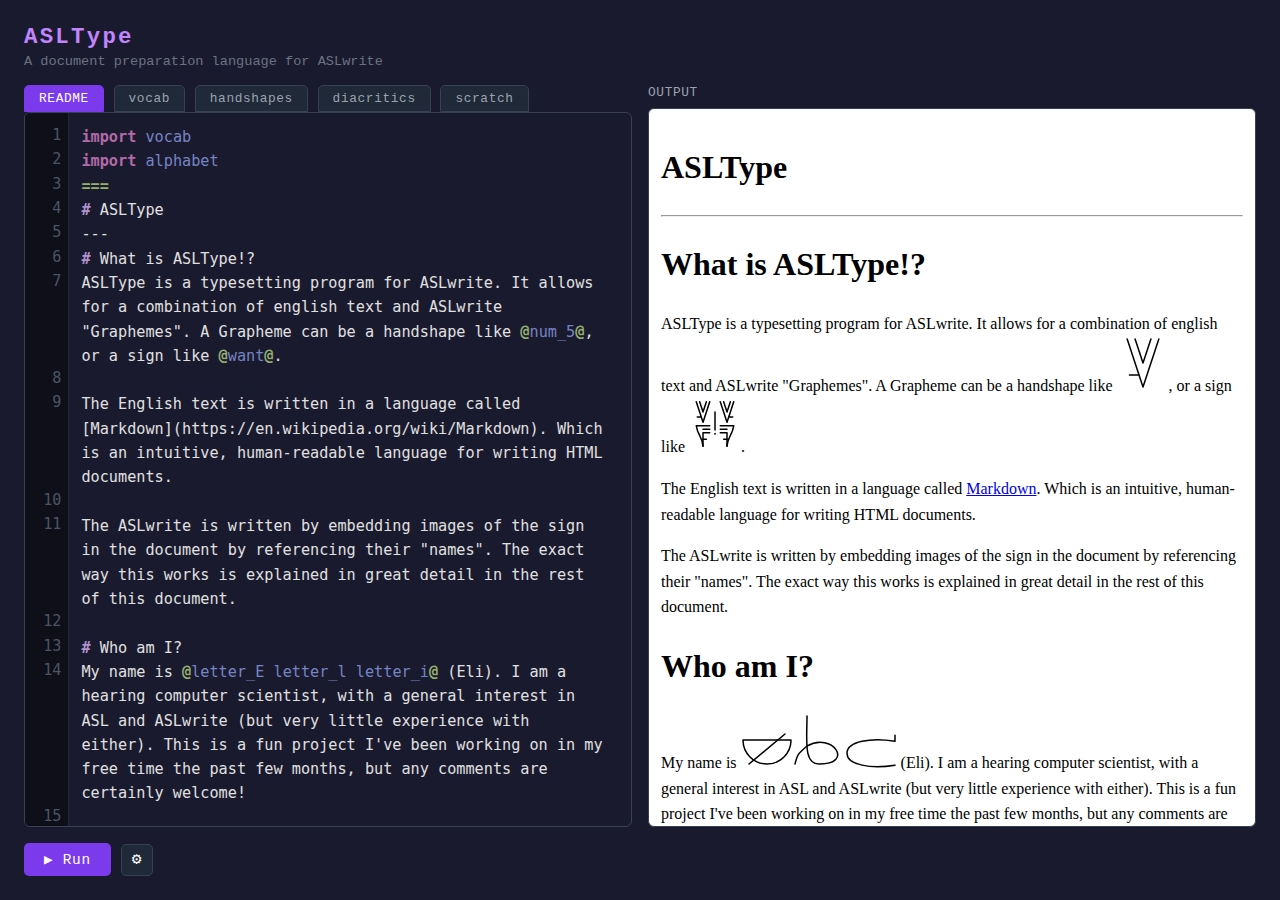
<file: parser/dist/index.html>
<!DOCTYPE html>
<html lang="en">
<head>
    <meta charset="UTF-8">
    <title>ASLType</title>
    <link rel="stylesheet" href="styles.css">
</head>
<body>
    <div>
        <h1>ASLType</h1>
        <div class="subtitle">A document preparation language for ASLwrite</div>
    </div>

    <div class="pane">
        <div class="editor-side">
            <div class="tab-bar">
                <button class="tab active" data-tab="readme">README</button>
                <button class="tab" data-tab="vocab">vocab</button>
                <button class="tab" data-tab="handshapes">handshapes</button>
                <button class="tab" data-tab="diacritics">diacritics</button>
                <button class="tab" data-tab="scratch">scratch</button>
            </div>
            <div id="editor"></div>
        </div>
        <div class="output-side">
            <label>OUTPUT</label>
            <iframe id="output" srcdoc=""></iframe>
        </div>

        <!-- Settings panel (hidden by default) -->
        <div id="settings-panel" class="settings-panel" aria-hidden="true">
            <div class="settings-header">Settings</div>

            <div class="settings-section">
                <div class="settings-label">Compiler type</div>
                <div class="radio-group">
                    <label class="radio-option">
                        <input type="radio" name="compiler-type" value="AST">
                        <span class="radio-label">AST</span>
                    </label>
                    <label class="radio-option">
                        <input type="radio" name="compiler-type" value="Markdown">
                        <span class="radio-label">Markdown</span>
                    </label>
                    <label class="radio-option">
                        <input type="radio" name="compiler-type" value="raw-HTML">
                        <span class="radio-label">Raw HTML</span>
                    </label>
                    <label class="radio-option">
                        <input type="radio" name="compiler-type" value="HTML" checked>
                        <span class="radio-label">HTML</span>
                    </label>
                    <label class="radio-option">
                        <input type="radio" name="compiler-type" value="debug">
                        <span class="radio-label">Debug HTML</span>
                    </label>
                </div>
            </div>

            <div class="settings-section">
                <div class="settings-label">ASL Glyph borders</div>
                <label class="toggle-option">
                    <input type="checkbox" id="show-borders">
                    <span class="toggle-track"><span class="toggle-thumb"></span></span>
                    <span class="toggle-text">Show borders</span>
                </label>
            </div>

            <div class="settings-section">
                <div class="settings-label">ASL Glyph size</div>
                <div class="size-control">
                    <button class="icon-btn" id="svg-decrease" title="Decrease size">-</button>
                    <span id="svg-size-display">2rem</span>
                    <button class="icon-btn" id="svg-increase" title="Increase size">+</button>
                </div>
            </div>
            <div class="settings-section">
                <div class="settings-label">Font size</div>
                <div class="size-control">
                    <button class="icon-btn" id="font-decrease" title="Decrease size">-</button>
                    <span id="font-size-display">2rem</span>
                    <button class="icon-btn" id="font-increase" title="Increase size">+</button>
                </div>
            </div>
        </div>
    </div>

    <div class="controls">
        <button id="run-btn">▶ Run</button>
        <button class="secondary icon-btn gear-btn" id="settings-btn" title="Settings" aria-expanded="false">⚙</button>
    </div>

    <script type="module" src="./asl_write_ascii.bundle.js"></script>
    <script>
        // Settings panel toggle
        const settingsBtn = document.getElementById('settings-btn');
        const settingsPanel = document.getElementById('settings-panel');

        settingsBtn.addEventListener('click', () => {
            const open = settingsPanel.classList.toggle('open');
            settingsBtn.setAttribute('aria-expanded', open);
            settingsPanel.setAttribute('aria-hidden', !open);
        });

        // Close panel on click outside
        document.addEventListener('click', (e) => {
            if (!settingsPanel.contains(e.target) && e.target !== settingsBtn && !settingsBtn.contains(e.target)) {
                settingsPanel.classList.remove('open');
                settingsBtn.setAttribute('aria-expanded', false);
                settingsPanel.setAttribute('aria-hidden', true);
            }
        });

        // Border toggle
        const borderToggle = document.getElementById('show-borders');
        borderToggle.addEventListener('change', () => {
            document.getElementById('output').classList.toggle('hide-borders', !borderToggle.checked);
        });

        // Font size control
        const sizes = ['0.8em', '1em', '1.2em', '1.5em', '2em', '2.5em', '3em', '4em', '5em', '6em', '7em', '8em', '9em', '10em', '11em', '12em'];
        let svgSizeIndex  = 6; // default 3rem
        let fontSizeIndex = 1; // default 1rem
        const svgSizeDisplay  = document.getElementById('svg-size-display');
        const fontSizeDisplay = document.getElementById('font-size-display');
        svgSizeDisplay.textContent  = sizes[svgSizeIndex];
        fontSizeDisplay.textContent = sizes[fontSizeIndex];
    </script>
</body>
</html>
</file>
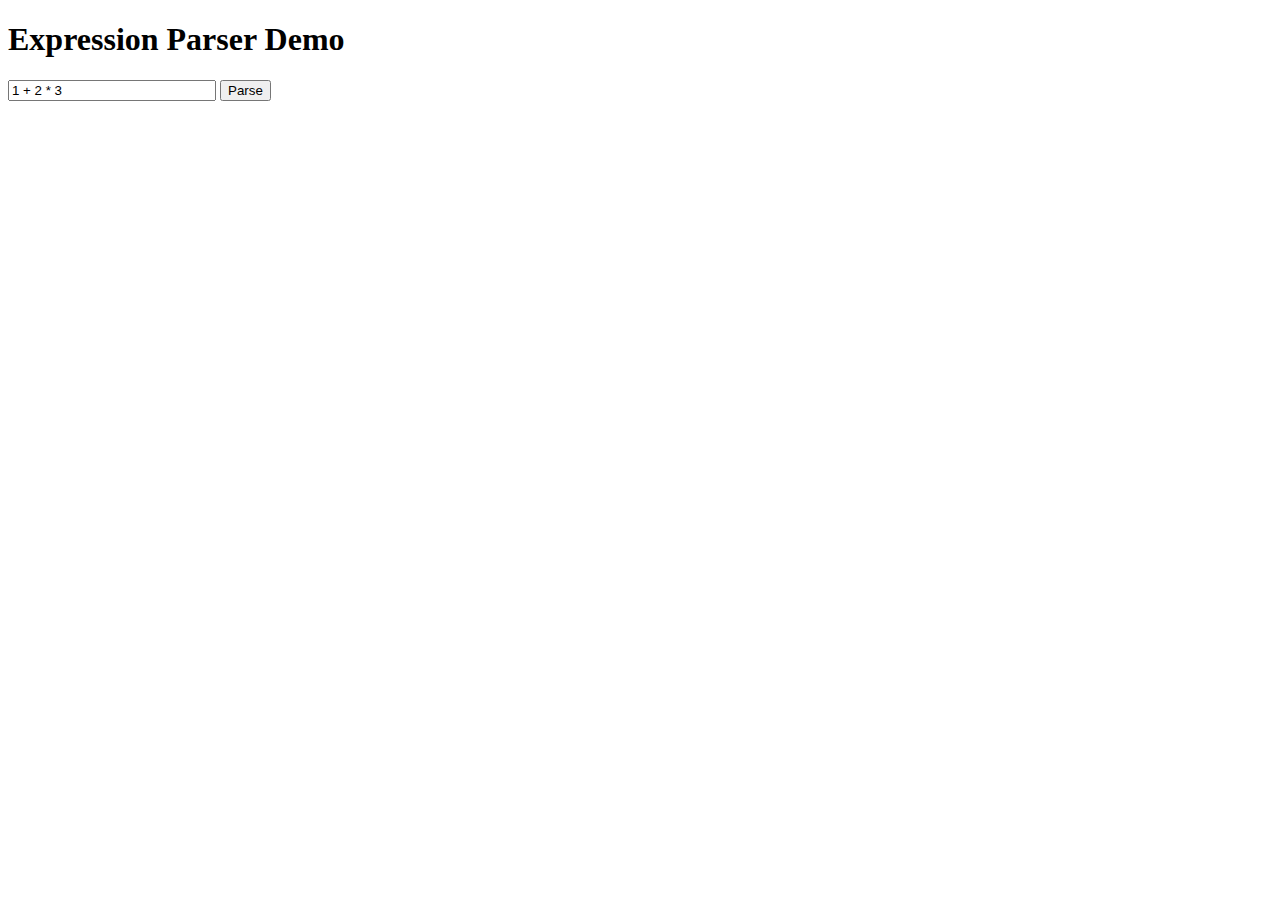
<file: parser/example_parser/index.html>
<!DOCTYPE html>
<html>
<head>
  <meta charset="UTF-8">
  <title>Jison Demo</title>
</head>
<body>
  <h1>Expression Parser Demo</h1>

  <input id="expr" value="1 + 2 * 3" style="width:200px;">
  <button onclick="run()">Parse</button>

  <pre id="output"></pre>

  <!-- Include the generated parser -->
  <script src="grammar.js"></script>

  <script>
    function run() {
      const input = document.getElementById("expr").value;
      try {
        grammar.parse(input);
        const result = window.rootNode;
        document.getElementById("output").textContent = "Result:\n" + result.debugTreeString();
      } catch (e) {
        document.getElementById("output").textContent = "Error:\n" + e;
      }
    }
  </script>
</body>
</html>
</file>
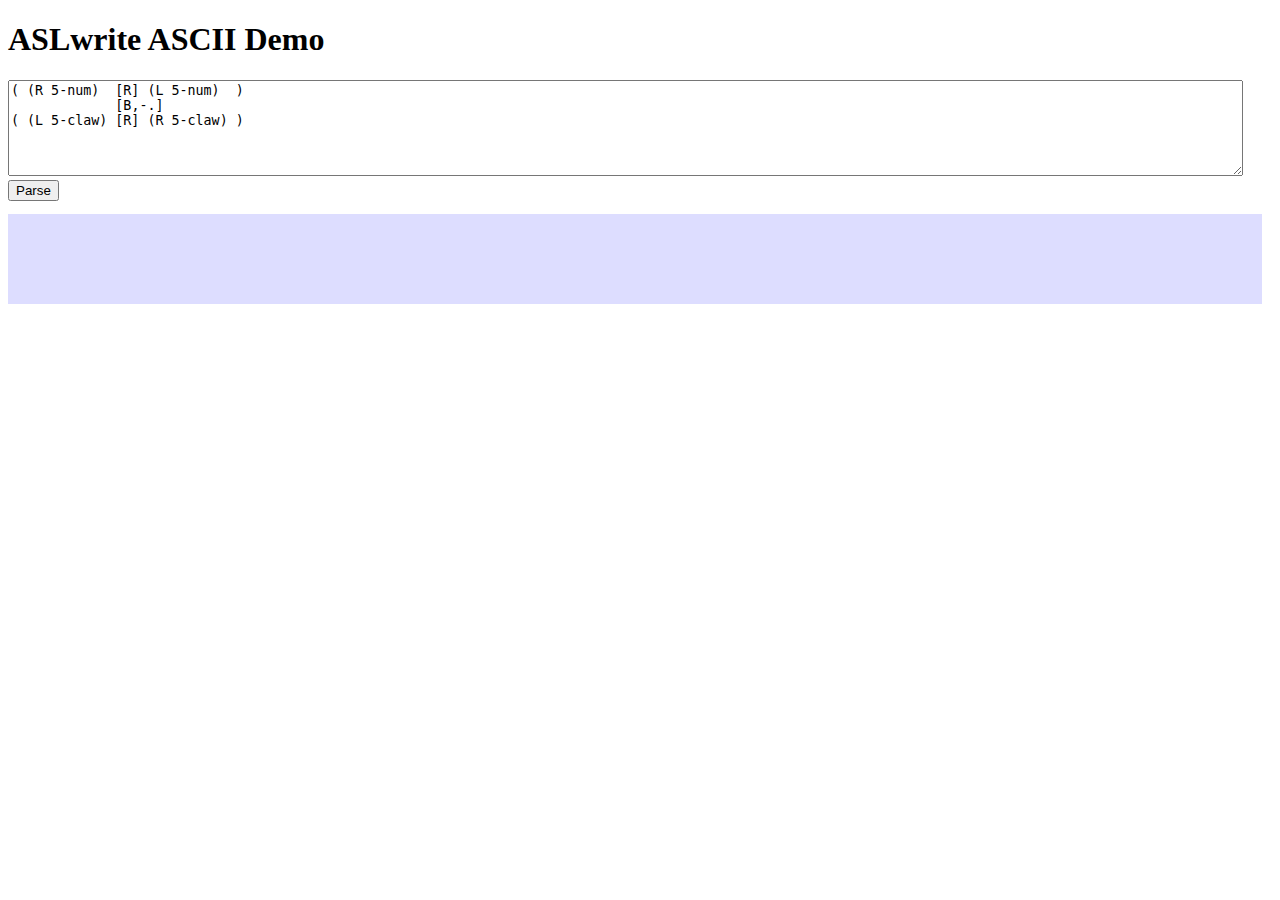
<file: parser/asl_write_ascii.html>
<!DOCTYPE html>
<html>
<head>
  <meta charset="UTF-8">
  <title>ASLwrite ASCII Demo</title>
  <link rel="stylesheet" type="text/css" href="document-style.css">
</head>
<body>
  <h1>ASLwrite ASCII Demo</h1>

  <textarea id="expr" style="width:200px;">( (R 5-num)  [R] (L 5-num)  )
             [B,-.]
( (L 5-claw) [R] (R 5-claw) )</textarea>
  <button onclick="run()">Parse</button>

  <pre id="tree-output"></pre>
  <div id="document-area"></div>

  <!-- Include the generated parser -->
  <script src="asl_write_ascii.js"></script>

  <script>
    function drawArrows(container) {
      const arrowContainers = container.querySelectorAll('.arrow-container');
      
      arrowContainers.forEach(arrowContainer => {
          const svg = arrowContainer.querySelector('.arrow-svg');
          if (!svg) return;
          
          const line = svg.querySelector('.arrow-line');          

          let fromSibling = arrowContainer.previousElementSibling;
          const fromRect = fromSibling.getBoundingClientRect();
          const fromCenterX = fromRect.x + fromRect.width / 2;
          const fromCenterY = fromRect.y + fromRect.height / 2;
          console.log(fromSibling);
          console.log(fromCenterX, fromCenterY);

          let toSibling = arrowContainer.nextElementSibling;
          const toRect = toSibling.getBoundingClientRect();
          const toCenterX = toRect.x + toRect.width / 2;
          const toCenterY = toRect.y + toRect.height / 2;
          console.log(toSibling);
          console.log(toCenterX, toCenterY);

          const arrowRect = arrowContainer.getBoundingClientRect();
          const fromRelX = fromCenterX - arrowRect.x;
          const fromRelY = fromCenterY - arrowRect.y;
          const toRelX = toCenterX - arrowRect.x;
          const toRelY = toCenterY - arrowRect.y;
          
          const minX = Math.min(fromRelX, toRelX);
          const minY = Math.min(fromRelY, toRelY);
          const maxX = Math.max(fromRelX, toRelX);
          const maxY = Math.max(fromRelY, toRelY);
          
          const strokeWidth = Number(line.getAttribute('stroke-width')) * 3;
          let w = maxX - minX;
          let h = maxY - minY;
          let xOff = 0;
          let yOff = 0;
          svg.style.left = minX + 'px';
          svg.style.top = minY + 'px';
          if(maxX - minX < strokeWidth) {
            w = strokeWidth;
            xOff = strokeWidth/2;
          }
          if(maxY - minY < strokeWidth) {
            h = strokeWidth;
            yOff = strokeWidth/2;
          }

          const x1 = fromRelX - minX + xOff;
          const y1 = fromRelY - minY + yOff;    
          const x2 = toRelX - minX + xOff;
          const y2 = toRelY - minY + yOff;    

          line.setAttribute('x1', x1);
          line.setAttribute('y1', y1);
          line.setAttribute('x2', x2);
          line.setAttribute('y2', y2);

          const dx = x2-x1;
          const dy = y2-y1;
          const length = Math.sqrt(dx * dx + dy * dy);
          const dirX = dx / length;
          const dirY = dy / length;

          const dots = svg.querySelectorAll('.arrow-dot');
          const dotSpacing = strokeWidth;

          console.log('w: ', w, dirX*(dots.length+1)*dotSpacing, (w + dirX*(dots.length+1)*dotSpacing));
          console.log('h: ', h, dirY*(dots.length+1)*dotSpacing, (h + dirY*(dots.length+1)*dotSpacing));

          svg.style.width = (w + dirX*(dots.length+1)*dotSpacing) + 'px';
          svg.style.height = (h + dirY*(dots.length+1)*dotSpacing) + 'px';

          console.log('size: ', svg.style.width, svg.style.height);

          dots.forEach((dot, i) => {
              console.log(dot, i);
              const offset = (i + 1) * dotSpacing;
              const dotX = x2 + dirX * offset;
              const dotY = y2 + dirY * offset;
              
              dot.setAttribute('cx', dotX);
              dot.setAttribute('cy', dotY);
              dot.setAttribute('r', strokeWidth*0.4);
          });
      });
    }

    function calculateBoundsRecursive(element) {
      const nestedContainers = element.querySelectorAll('.group-positioned-container');
      nestedContainers.forEach(container => {
          if (container !== element) {
              const bounds = calculateBounds(container);
              container.style.width = bounds.width + 'px';
              container.style.height = bounds.height + 'px';
              
              if (bounds.minX < 0 || bounds.minY < 0) {
                  adjustPositions(container, -bounds.minX, -bounds.minY);
              }
          }
      });
      
      const bounds = calculateBounds(element);
      element.style.width = bounds.width + 'px';
      element.style.height = bounds.height + 'px';
      
      if (bounds.minX < 0 || bounds.minY < 0) {
          adjustPositions(element, -bounds.minX, -bounds.minY);
      }
    }

    function calculateBounds(element) {
      const rect = element.getBoundingClientRect();
      console.log('INITIAL Container rect:', rect.width, rect.height);
      let minX = 0, minY = 0, maxX = rect.width, maxY = rect.height;
      
      const positioned = element.querySelectorAll('.group-positioned');
      positioned.forEach(el => {
          const elRect = el.getBoundingClientRect();
          const parentRect = element.getBoundingClientRect();
          
          const relX = elRect.left - parentRect.left;
          const relY = elRect.top - parentRect.top;
          
          minX = Math.min(minX, relX);
          minY = Math.min(minY, relY);
          maxX = Math.max(maxX, relX + elRect.width);
          maxY = Math.max(maxY, relY + elRect.height);
      });
      
      console.log('Final bounds:', {minX, minY, width: maxX - minX, height: maxY - minY});

      return {
          minX,
          minY,
          width: maxX - minX,
          height: maxY - minY
      };
    }

    function run() {
      const input = document.getElementById("expr").value;
      try {
        asl_write_ascii.parse(input);
        const documentCode = window.rootNode;
        document.getElementById("tree-output").textContent = "Result:\n" + documentCode.debugTreeString();
        
        const area = document.getElementById("document-area");
        area.innerHTML = ''; // Clear previous content
        
        let compiledDocument = documentCode.eval();
        compiledDocument.forEach(word => {
            area.appendChild(word);
            calculateBoundsRecursive(word);
            drawArrows(word);
        });
      } catch (e) {
        document.getElementById("tree-output").textContent = "Error:\n" + e;
      }
    }
  </script>
</body>
</html>
</file>
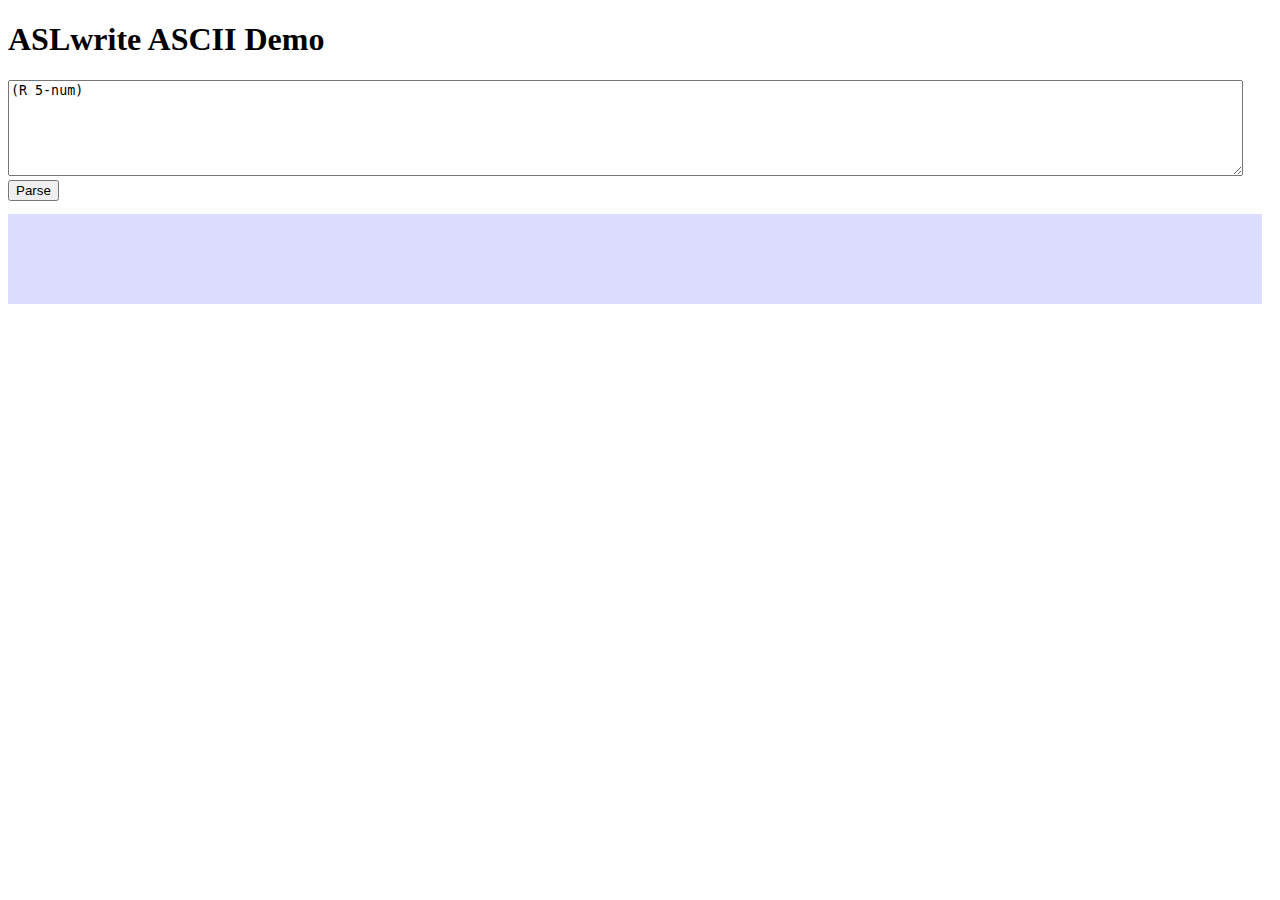
<file: parser2/asl_write_ascii.html>
<!DOCTYPE html>
<html>
<head>
  <meta charset="UTF-8">
  <title>ASLwrite ASCII Demo</title>
  <link rel="stylesheet" type="text/css" href="document-style.css">
</head>
<body>
  <h1>ASLwrite ASCII Demo</h1>

  <textarea id="expr" style="width:200px;">(R 5-num)</textarea>
  <button onclick="run()">Parse</button>

  <pre id="tree-output"></pre>
  <div id="document-area"></div>

  <!-- Include the generated parser -->
  <script src="asl_write_ascii.js"></script>

  <script>
    async function run() {
      const input = document.getElementById("expr").value;
      try {
        asl_write_ascii.parse(input);
        const documentCode = window.rootNode;
        document.getElementById("tree-output").textContent = "Result:\n" + documentCode.debugTreeString();
        
        const area = document.getElementById("document-area");
        area.innerHTML = ''; // Clear previous content

        // let scene = await window.rootNode.toScene();
        // let finalSVG = await scene.render();
        // area.appendChild(finalSVG)

        window.renderRoot(window.rootNode, area);

      } catch (e) {
        document.getElementById("tree-output").textContent = "Error:\n" + e;
      }
    }
  </script>
</body>
</html>
</file>
<file: parser/dist/styles.css>
* { box-sizing: border-box; margin: 0; padding: 0; }
@import url("https://cdn.jsdelivr.net/npm/firacode@6.2.0/distr/fira_code_vf.css");
svg {
    border-width: 2px;
    border-color: lightgrey;
    border-style: dashed;
}
#output.hide-borders svg {
    border: none;
}

body {
    font-family: 'Fira Code', 'Courier New', monospace;
    background: #1a1a2e;
    color: #e0e0e0;
    height: 100vh;
    display: flex;
    flex-direction: column;
    padding: 24px;
    gap: 16px;
}

h1 { color: #c084fc; font-size: 1.4rem; letter-spacing: 0.1em; }
.subtitle { color: #6b7280; font-size: 0.85rem; margin-top: 4px; }

.pane {
    display: flex;
    gap: 16px;
    flex: 1;
    min-height: 0;
    position: relative;
}

.editor-side, .output-side {
    display: flex;
    flex-direction: column;
    gap: 8px;
    flex: 1;
    min-width: 0;
}

label { color: #9ca3af; font-size: 0.8rem; letter-spacing: 0.05em; }

#editor {
    flex: 1;
    overflow: hidden;
    border: 1px solid #374151;
    border-radius: 6px;
    min-height: 0;
}
.cm-editor {
    height: 100%;
}
.cm-editor.cm-focused {
    outline: none;
    border-color: #7c3aed;
}
textarea:focus { border-color: #7c3aed; }
#output {
    flex: 1;
    background: #ffffff;
    border: 1px solid #374151;
    border-radius: 6px;
    padding: 0;
    width: 100%;
}
.out-line { color: #033a26; }
.err-line { color: #911c1c; }

/* ── Settings panel ─────────────────────────────────────────────────────── */

.settings-panel {
    position: absolute;
    right: 0;
    bottom: 0;
    width: 220px;
    background: #111827;
    border: 1px solid #374151;
    border-radius: 8px;
    padding: 0;
    display: flex;
    flex-direction: column;
    gap: 0;
    z-index: 100;
    opacity: 0;
    pointer-events: none;
    transform: translateY(4px);
    transition: opacity 0.15s ease, transform 0.15s ease;
    box-shadow: 0 8px 32px rgba(0,0,0,0.5);
}

.settings-panel.open {
    opacity: 1;
    pointer-events: all;
    transform: translateY(0);
}

.settings-header {
    color: #c084fc;
    font-size: 0.75rem;
    letter-spacing: 0.12em;
    text-transform: uppercase;
    padding: 12px 14px 10px;
    border-bottom: 1px solid #1f2937;
}

.settings-section {
    padding: 12px 14px;
    border-bottom: 1px solid #1f2937;
    display: flex;
    flex-direction: column;
    gap: 8px;
}
.settings-section:last-child { border-bottom: none; }

.settings-label {
    color: #6b7280;
    font-size: 0.72rem;
    letter-spacing: 0.08em;
    text-transform: uppercase;
}

/* Radio group */
.radio-group {
    display: flex;
    flex-direction: column;
    gap: 4px;
}
.radio-option {
    display: flex;
    align-items: center;
    gap: 8px;
    cursor: pointer;
    color: #e0e0e0;
    font-size: 0.85rem;
    letter-spacing: normal;
    text-transform: none;
    padding: 3px 0;
}
.radio-option input[type="radio"] {
    accent-color: #c084fc;
    width: 13px;
    height: 13px;
    cursor: pointer;
}
.radio-label { color: #d1d5db; }

/* Toggle switch */
.toggle-option {
    display: flex;
    align-items: center;
    gap: 10px;
    cursor: pointer;
    color: #e0e0e0;
    font-size: 0.85rem;
    letter-spacing: normal;
    text-transform: none;
}
.toggle-option input[type="checkbox"] { display: none; }

.toggle-track {
    width: 32px;
    height: 18px;
    background: #374151;
    border-radius: 9px;
    position: relative;
    flex-shrink: 0;
    transition: background 0.2s;
}
.toggle-option input:checked + .toggle-track {
    background: #7c3aed;
}
.toggle-thumb {
    position: absolute;
    top: 2px;
    left: 2px;
    width: 14px;
    height: 14px;
    background: #e0e0e0;
    border-radius: 50%;
    transition: transform 0.2s;
}
.toggle-option input:checked + .toggle-track .toggle-thumb {
    transform: translateX(14px);
}
.toggle-text { color: #d1d5db; }

/* Font size control */
.size-control {
    display: flex;
    align-items: center;
    gap: 10px;
}
#svg-size-display {
    color: #e0e0e0;
    font-size: 0.85rem;
    min-width: 44px;
    text-align: center;
}
#font-size-display {
    color: #e0e0e0;
    font-size: 0.85rem;
    min-width: 44px;
    text-align: center;
}

/* ── Controls bar ───────────────────────────────────────────────────────── */

.controls { display: flex; gap: 10px; align-items: center; }

button {
    background: #7c3aed;
    color: white;
    border: none;
    border-radius: 5px;
    padding: 8px 20px;
    font-family: inherit;
    font-size: 0.9rem;
    cursor: pointer;
    letter-spacing: 0.05em;
    transition: background 0.15s;
}
button:hover { background: #6d28d9; }

button.secondary {
    background: #1f2937;
    border: 1px solid #374151;
}
button.secondary:hover { background: #374151; }

.icon-btn {
    padding: 6px 10px;
    font-size: 1rem;
    line-height: 1;
    display: flex;
    align-items: center;
    justify-content: center;
}

.gear-btn {
    padding: 7px 10px;
}
.gear-btn[aria-expanded="true"] {
    background: #374151;
    border-color: #7c3aed;
    color: #c084fc;
}

kbd {
    color: #6b7280;
    font-size: 0.75rem;
}

/* --- editor tabs --- */
.editor-side {
    display: flex;
    flex-direction: column;
    gap: 0;
    flex: 1;
    min-height: 0;
}

.tab-bar {
    flex-shrink: 0;
}
.tab {
    background: #1f2937;
    color: #9ca3af;
    border: 1px solid #374151;
    border-radius: 5px 5px 0 0;
    padding: 5px 14px;
    font-family: inherit;
    font-size: 0.8rem;
    cursor: pointer;
    letter-spacing: 0.05em;
}
.tab:hover { background: #374151; }
.tab.active {
    background: #7c3aed;
    color: white;
    border-color: #7c3aed;
}
</file>
<file: parser/document-style.css>
textarea {
    min-width: 96vw;
    min-height: 10vh;
}

#document-area {
    background-color: #DDDDFF;
    width: 98vw;
    min-height: 10vh;
}

.flip {
    transform: scale(-1, 1);
}

.group-positioned-container {
    position: relative;
    display: inline-block;
}

.group-segment {
    position: relative;
    display: inline-block;
}

.group-segment img,
.group-positioned img {
    display: block;
}

.group-positioned {
    position: absolute;
}

/* Directional positioning - relative to parent */
.position-r {
    left: 100%;
    top: 0;
}

.position-l {
    right: 100%;
    top: 0;
}

.position-u {
    bottom: 100%;
    left: 0;
}

.position-d {
    top: 100%;
    left: 0;
}

.empty-group {
    display: inline-block;
    width: 20px;
    height: 20px;
    border: 3px dashed #ccc;
}

.arrow-container {
    position: absolute;
    z-index: 10;
}

.arrow-direction-b {
    top: 100%;
    left: 50%;
    transform: translate(-50%, -50%);
}

.arrow-direction-u {
    bottom: 100%;
    left: 50%;
    transform: translate(-50%, 50%);
}

.arrow-direction-r {
    left: 100%;
    top: 50%;
    transform: translate(-50%, -50%);
}

.arrow-direction-l {
    right: 100%;
    top: 50%;
    transform: translate(50%, -50%);
}

.arrow-indicator {
    font-size: 10px;
    font-family: monospace;
    background-color: none;
    padding: 2px 4px;
    border-radius: 3px;
    white-space: nowrap;
}
</file>
<file: parser2/document-style.css>
textarea {
    min-width: 96vw;
    min-height: 10vh;
}

#document-area {
    background-color: #DDDDFF;
    width: 98vw;
    min-height: 10vh;
}

#document-area > svg {
    width: 4em;   /* controls horizontal size relative to font size */
    height: auto; /* preserves aspect ratio */
}
</file>
